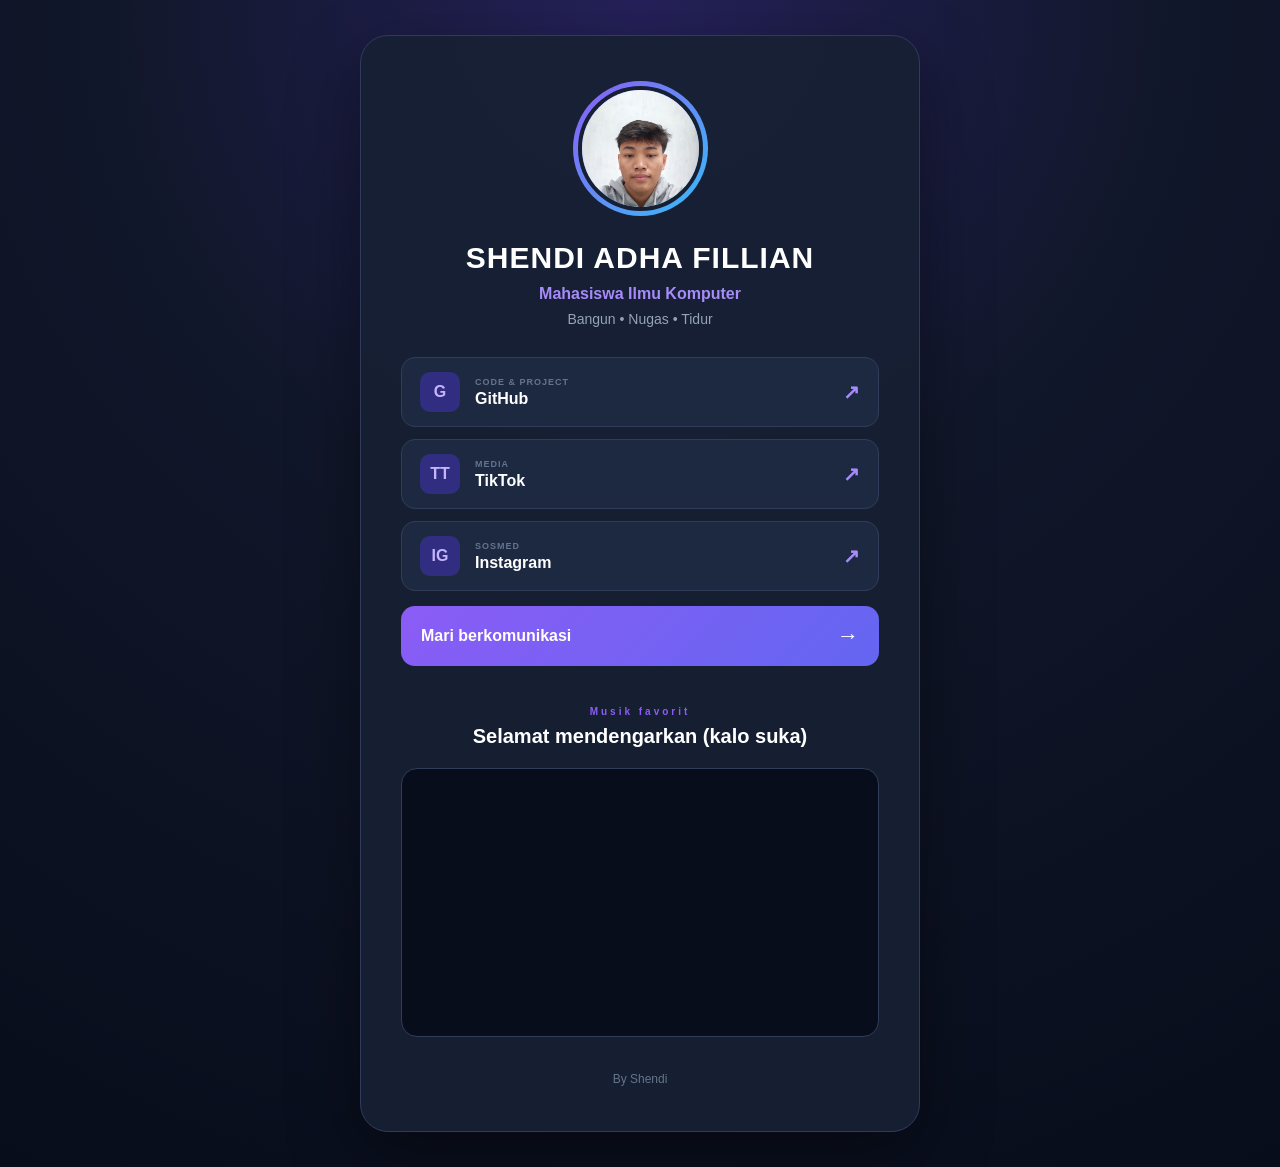
<file: Index.html>
<!DOCTYPE html>
<html lang="id">
<head>
    <meta charset="UTF-8">
    <meta name="viewport" content="width=device-width, initial-scale=1.0">
    <title>Profil shendi adha fillian</title>
    <link rel="stylesheet" href="stylee.css">
</head>

<body>
    <main class="profile-card">
        <div class="profile-wrapper">
            <img src="foto diri.jpg" alt="Foto Profil" class="profile">
        </div>

        <h1>Shendi Adha Fillian</h1>

        <p class="bio">
            Mahasiswa Ilmu Komputer
        </p>

        <p class="short-bio">
            Bangun • Nugas • Tidur
        </p>

        <div class="social-links">
            <a href="https://github.com/shendiiiA6" target="_blank">
                <span>G</span>
                <div>
                    <small>CODE & PROJECT</small>
                    GitHub
                </div>
                <b>↗</b>
            </a>

            <a href="https://www.tiktok.com/@bumblebeppp?_r=1&_t=ZS-9A6eWvN4KVI" target="_blank">
                <span>TT</span>
                <div>
                    <small>MEDIA</small>
                    TikTok
                </div>
                <b>↗</b>
            </a>

            <a href="https://www.instagram.com/shendiadha?stkn=MWJ5a2Z1ZXhqODUwYQ==" target="_blank">
                <span>IG</span>
                <div>
                    <small>SOSMED</small>
                    Instagram
                </div>
                <b>↗</b>
            </a>
        </div>

        <a href="connect.html" class="connect-button">
            Mari berkomunikasi
            <span>→</span>
        </a>

        <section class="video-section">
            <p class="section-label">Musik favorit</p>
            <h2>Selamat mendengarkan (kalo suka)</h2>
            <div class="video-box">
            <iframe
                src="https://www.youtube.com/embed/dVznm5sCEHM"
                title="YouTube Video"
                allowfullscreen>
           </iframe>
           </div>
        </section>

        <footer>
            By Shendi
        </footer>
    </main>

</body>
</html>
</file>
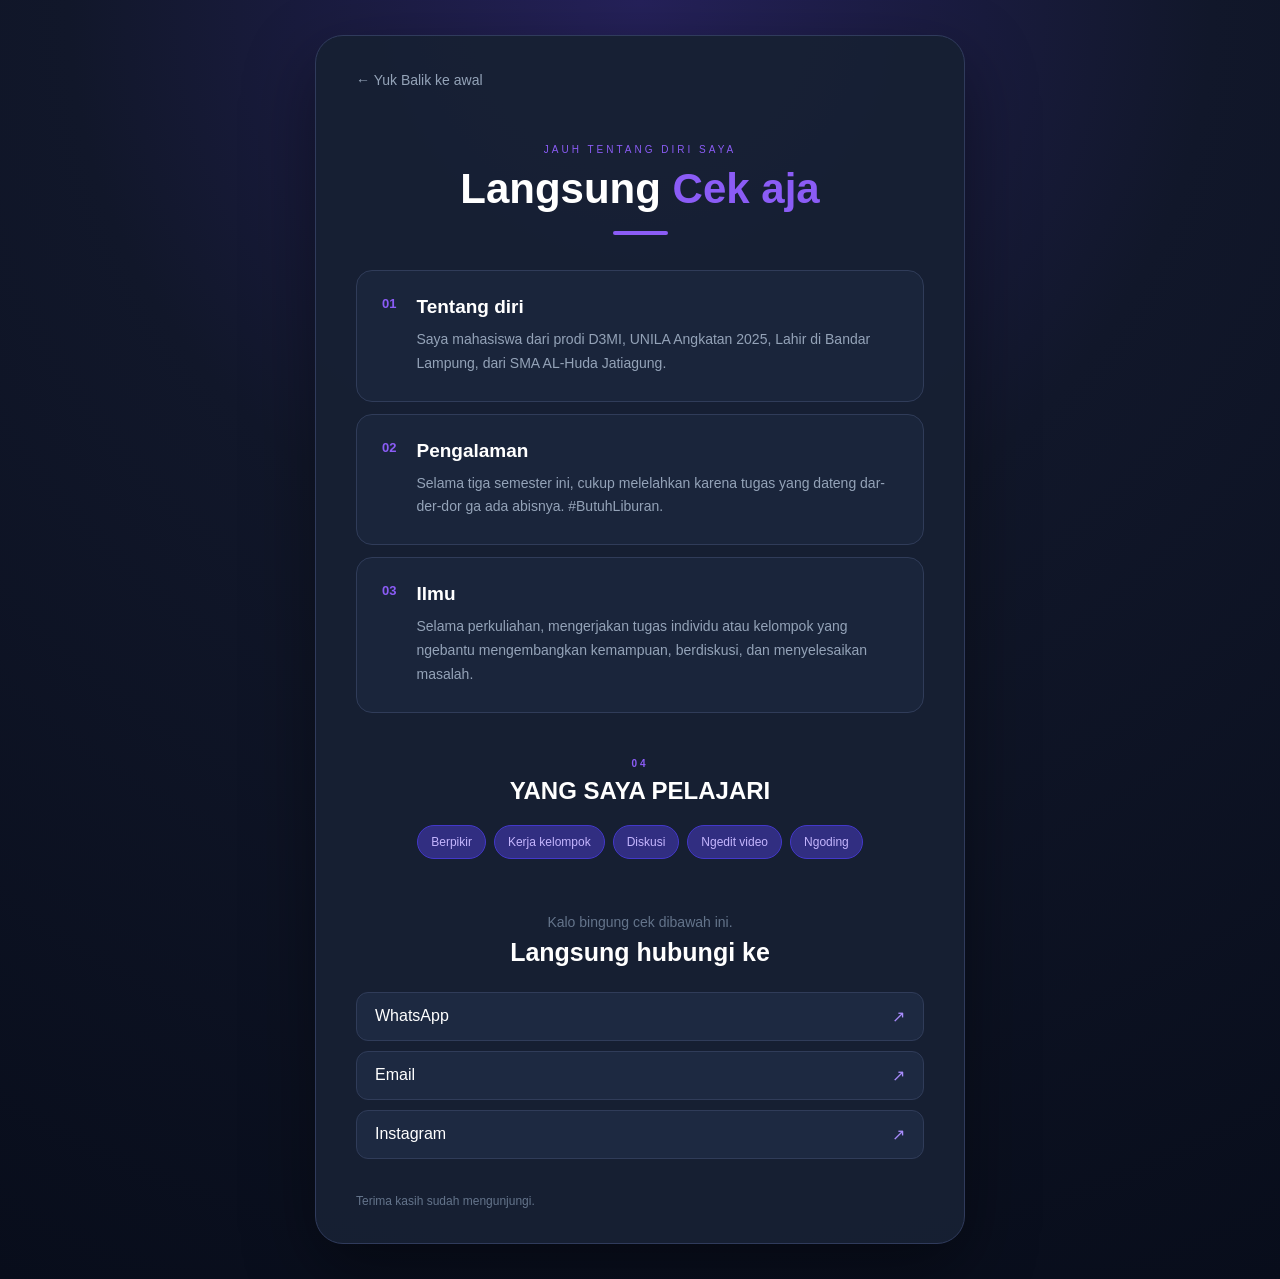
<file: connect.html>
<!DOCTYPE html>
<html lang="id">
<head>
    <meta charset="UTF-8">
    <meta name="viewport" content="width=device-width, initial-scale=1.0">
    <title>Page 2</title>
    <link rel="stylesheet" href="stylee.css">
</head>

<body>
    <main class="connect-card">
        <a href="index.html" class="back-button">
            ← Yuk Balik ke awal
        </a>

        <div class="connect-title">
            <p>JAUH TENTANG DIRI SAYA</p>
            <h1>Langsung <span>Cek aja</span></h1>
            <div class="title-line"></div>
        </div>

        <div class="info-box">
            <div class="number">01</div>
            <div class="info-content">
                <h2>Tentang diri</h2>
                <p>
                    Saya mahasiswa dari prodi D3MI,
                    UNILA Angkatan 2025,
                    Lahir di Bandar Lampung,
                    dari SMA AL-Huda Jatiagung.
                </p>
            </div>
        </div>

        <div class="info-box">
            <div class="number">02</div>
            <div class="info-content">
                <h2>Pengalaman</h2>
                <p>
                    Selama tiga semester ini, cukup  
                    melelahkan karena tugas yang 
                    dateng dar-der-dor ga ada 
                    abisnya. #ButuhLiburan.
                </p>
            </div>
        </div>

        <div class="info-box">
            <div class="number">03</div>
            <div class="info-content">
                <h2>Ilmu</h2>

                <p>
                    Selama perkuliahan, mengerjakan 
                    tugas individu atau kelompok yang ngebantu
                    mengembangkan kemampuan, berdiskusi, 
                    dan menyelesaikan masalah.
                </p>
            </div>
        </div>

        <section class="skills-section">
            <p class="section-label">04</p>
            <h2>YANG SAYA PELAJARI</h2>
            <div class="skills">
                <span>Berpikir</span>
                <span>Kerja kelompok</span>
                <span>Diskusi</span>
                <span>Ngedit video</span>
                <span>Ngoding</span>
            </div>
        </section>

        <section class="contact">
            <p>Kalo bingung cek dibawah ini.</p>
            <h2>Langsung hubungi ke</h2>

            <div class="contact-links">
                <a href="https://wa.me/6283840519602"
                   target="_blank">
                    WhatsApp
                    <span>↗</span>
                </a>

                <a href="mailto:shendiadhaa@gmail.com">
                    Email
                    <span>↗</span>
                </a>

                <a href="https://www.instagram.com/shendiadha?stkn=MWJ5a2Z1ZXhqODUwYQ=="
                   target="_blank">
                    Instagram
                    <span>↗</span>
                </a>
            </div>
        </section>

        <footer>
            Terima kasih sudah mengunjungi. 
        </footer>
    </main>
</body>
</html>
</file>
<file: stylee.css>
* {
    margin: 0;
    padding: 0;
    box-sizing: border-box;
}

html {
    scroll-behavior: smooth;
}

body {
    min-height: 100vh;
    background:
        radial-gradient(
            circle at top,
            #25215a 0%,
            #11172a 40%,
            #080d1b 100%
        );
    font-family: Arial, sans-serif;
    color: #ffffff;
    display: flex;
    justify-content: center;
    padding: 35px 15px;
}

.profile-card {
    width: 100%;
    max-width: 560px;
    background: rgba(23, 32, 51, 0.95);
    border: 1px solid #303b5c;
    border-radius: 28px;
    padding: 45px 40px;
    text-align: center;
    box-shadow:
        0 25px 70px rgba(0, 0, 0, 0.4);
}

.profile-wrapper {
    width: 135px;
    height: 135px;
    margin: 0 auto 25px;
    padding: 5px;
    border-radius: 50%;
    background:
        linear-gradient(
            135deg,
            #8b5cf6,
            #38bdf8
        );
}

.profile {
    width: 100%;
    height: 100%;
    object-fit: cover;
    border-radius: 50%;
    border: 4px solid #172033;
}

.profile-card h1 {
    font-size: 30px;
    margin-bottom: 10px;
    text-transform: uppercase;
    letter-spacing: 1px;
}

.bio {
    color: #a78bfa;
    font-size: 16px;
    font-weight: bold;
    margin-bottom: 8px;
}

.short-bio {
    color: #94a3b8;
    font-size: 14px;
    margin-bottom: 30px;
}

.social-links {
    display: flex;
    flex-direction: column;
    gap: 12px;
    margin-bottom: 15px;
}

.social-links a {
    width: 100%;
    padding: 14px 18px;
    border-radius: 14px;
    background: #1d2941;
    border: 1px solid #303c59;
    color: white;
    text-decoration: none;
    display: flex;
    align-items: center;
    text-align: left;
    gap: 15px;
    transition: 0.25s;
}

.social-links a:hover {
    border-color: #8b5cf6;
    background: #252f4b;
    transform: translateY(-2px);
}

.social-links a > span {
    width: 40px;
    height: 40px;
    background: #312e81;
    border-radius: 10px;
    display: flex;
    justify-content: center;
    align-items: center;
    font-weight: bold;
    color: #c4b5fd;
}

.social-links a div {
    display: flex;
    flex-direction: column;
    gap: 3px;
    font-size: 16px;
    font-weight: bold;
}

.social-links small {
    font-size: 9px;
    color: #64748b;
    letter-spacing: 1px;
}

.social-links b {
    margin-left: auto;
    color: #a78bfa;
    font-size: 20px;
}

.connect-button {
    width: 100%;
    display: flex;
    justify-content: space-between;
    align-items: center;
    padding: 17px 20px;
    margin-top: 5px;
    border-radius: 14px;
    background:
        linear-gradient(
            135deg,
            #8b5cf6,
            #6366f1
        );
    color: white;
    text-decoration: none;
    font-weight: bold;
    font-size: 16px;
    transition: 0.25s;
}

.connect-button:hover {
    transform: translateY(-3px);
    box-shadow:
        0 10px 30px rgba(99, 102, 241, 0.3);
}

.connect-button span {
    font-size: 22px;
}

.video-section {
    margin-top: 40px;
}

.section-label {
    color: #8b5cf6;
    font-size: 10px;
    font-weight: bold;
    letter-spacing: 3px;
    margin-bottom: 8px;
}

.video-section h2 {
    font-size: 20px;
    margin-bottom: 20px;
}

.video-box {
    width: 100%;
    aspect-ratio: 16 / 9;
    border-radius: 16px;
    overflow: hidden;
    border: 1px solid #303c59;
    background: #080d1b;
}

.video-box iframe {
    width: 100%;
    height: 100%;
    border: none;
}

footer {
    color: #64748b;
    font-size: 12px;
    margin-top: 35px;
}

.connect-card {
    width: 100%;
    max-width: 650px;
    background: rgba(23, 32, 51, 0.95);
    border: 1px solid #303b5c;
    border-radius: 28px;
    padding: 35px 40px;
    box-shadow:
        0 25px 70px rgba(0, 0, 0, 0.4);
}

.back-button {
    color: #94a3b8;
    text-decoration: none;
    font-size: 14px;
    transition: 0.2s;
}

.back-button:hover {
    color: #a78bfa;
}

.connect-title {
    text-align: center;
    margin: 55px 0 35px;
}

.connect-title p {
    color: #8b5cf6;
    font-size: 10px;
    letter-spacing: 3px;
    margin-bottom: 10px;
}

.connect-title h1 {
    font-size: 42px;
}

.connect-title h1 span {
    color: #8b5cf6;
}

.title-line {
    width: 55px;
    height: 4px;
    border-radius: 5px;
    background: #8b5cf6;
    margin: 18px auto 0;
}

.info-box {
    display: flex;
    gap: 20px;
    background: #1a253b;
    border: 1px solid #303c59;
    border-radius: 16px;
    padding: 25px;
    margin-bottom: 12px;
    transition: 0.25s;
}

.info-box:hover {
    border-color: #6366f1;
}

.number {
    color: #8b5cf6;
    font-size: 13px;
    font-weight: bold;
}

.info-content h2 {
    font-size: 19px;
    margin-bottom: 10px;
}

.info-content p {
    color: #94a3b8;
    font-size: 14px;
    line-height: 1.7;
}

.skills-section {
    text-align: center;
    margin-top: 45px;
}

.skills-section h2 {
    font-size: 24px;
    margin-bottom: 20px;
}

.skills {
    display: flex;
    flex-wrap: wrap;
    justify-content: center;
    gap: 8px;
}

.skills span {
    background: #312e81;
    border: 1px solid #4338ca;
    color: #c4b5fd;
    padding: 9px 13px;
    border-radius: 30px;
    font-size: 12px;
}

.contact {
    text-align: center;
    margin-top: 55px;
}

.contact > p {
    color: #64748b;
    font-size: 14px;
    margin-bottom: 8px;
}


.contact h2 {
    font-size: 25px;
    margin-bottom: 25px;
}

.contact-links {
    display: flex;
    flex-direction: column;
    gap: 10px;
}

.contact-links a {
    display: flex;
    justify-content: space-between;
    align-items: center;
    background: #1d2941;
    border: 1px solid #303c59;
    color: white;
    text-decoration: none;
    padding: 14px 18px;
    border-radius: 12px;
    transition: 0.2s;
}

.contact-links a:hover {
    border-color: #8b5cf6;
    transform: translateY(-2px);
}

.contact-links span {
    color: #a78bfa;
}

@media (max-width: 600px) {
    body {
        padding: 15px 10px;
    }

    .profile-card,
    .connect-card {
        padding: 30px 20px;
        border-radius: 22px;
    }

    .profile-card h1 {
        font-size: 25px;
    }

    .connect-title h1 {
        font-size: 35px;
    }

    .info-box {
        padding: 20px;
    }
}
</file>
